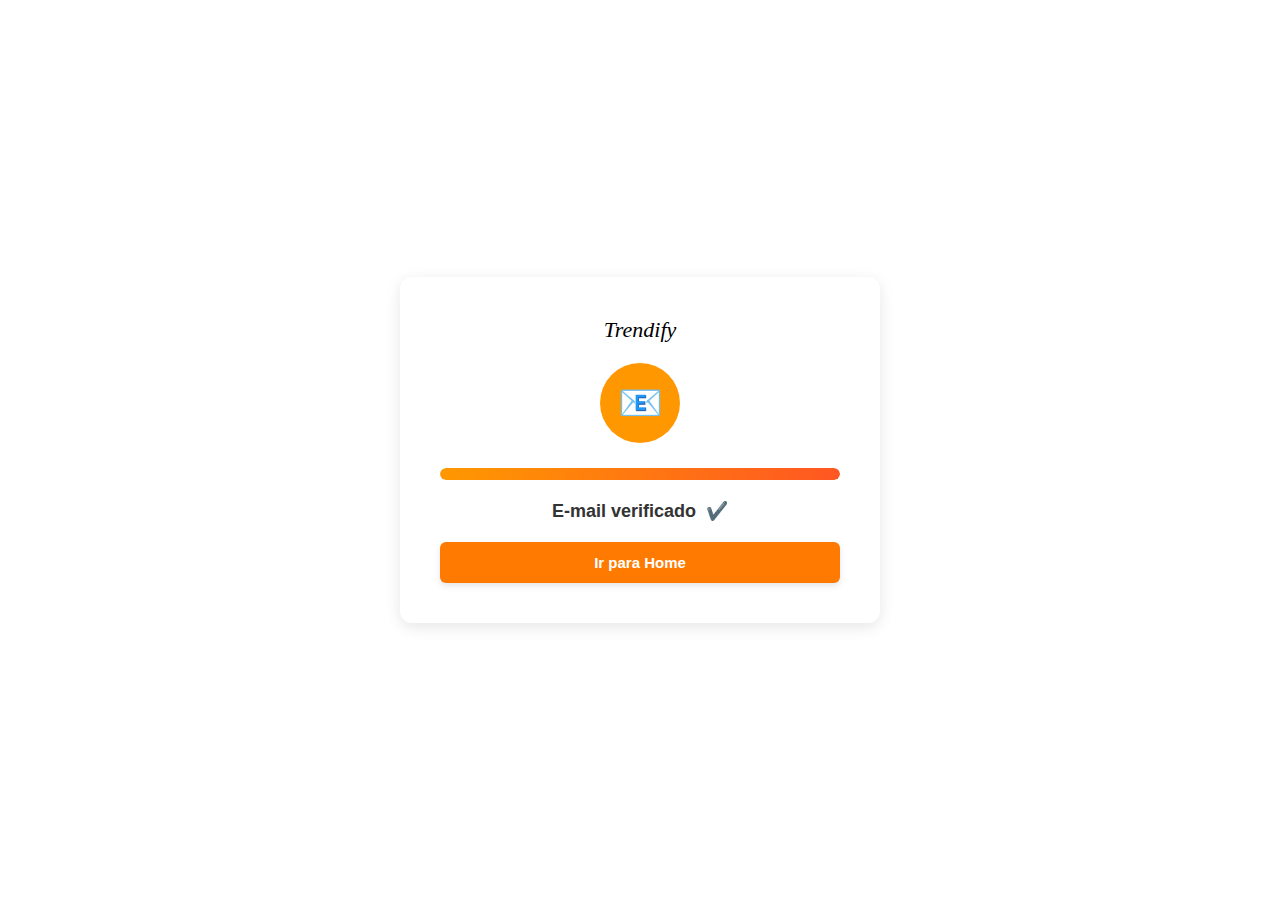
<file: Email-verificado.html>
<!DOCTYPE html>
<html lang="pt-BR">
<head>
  <meta charset="UTF-8">
  <meta name="viewport" content="width=device-width, initial-scale=1.0">
  <title>E-mail Verificado</title>
  <style>
    body {
      font-family: Arial, sans-serif;
      background-color: #ffffff;
      margin: 0;
      padding: 0;
      display: flex;
      justify-content: center;
      align-items: center;
      height: 100vh;
    }
    .btn-laranja {
  width: 100%;
  padding: 12px;
  background-color: #ff7a00; /* Laranja Trendify */
  color: #fff;
  border: none;
  border-radius: 6px;
  font-size: 15px;
  font-weight: 600;
  cursor: pointer;
  transition: all 0.3s ease;
  box-shadow: 0 3px 6px rgba(0, 0, 0, 0.1);
}

.btn-laranja:hover {
  background-color: #e96e00; /* Laranja mais escuro ao passar o mouse */
  transform: translateY(-2px);
  box-shadow: 0 5px 10px rgba(0, 0, 0, 0.15);
}

    .container {
      text-align: center;
      background: #fff;
      padding: 40px;
      border-radius: 12px;
      box-shadow: 0px 4px 15px rgba(0,0,0,0.1);
      width: 400px;
    }

    .logo {
      font-family: "Georgia", serif;
      font-style: italic;
      font-size: 22px;
      margin-bottom: 20px;
    }

    .icon {
      background-color: #ff9800;
      color: white;
      width: 80px;
      height: 80px;
      border-radius: 50%;
      display: flex;
      align-items: center;
      justify-content: center;
      font-size: 36px;
      margin: 0 auto 25px auto;
    }

    .progress-bar {
      width: 100%;
      height: 12px;
      background-color: #eee;
      border-radius: 20px;
      overflow: hidden;
      margin-bottom: 20px;
    }

    .progress-fill {
      width: 100%;
      height: 100%;
      background: linear-gradient(90deg, #ff9800, #ff5722);
      box-shadow: 0px 0px 20px rgba(255,152,0,0.8);
      border-radius: 20px;
    }

    .message {
      font-size: 18px;
      font-weight: bold;
      color: #333;
      margin: 20px 0;
    }

    .message span {
      color: green;
      margin-left: 5px;
    }

    .btn {
      display: inline-block;
      padding: 12px 20px;
      background-color: #ff9800;
      color: white;
      border: none;
      border-radius: 6px;
      cursor: pointer;
      text-decoration: none;
      font-size: 16px;
      transition: 0.3s;
    }

    .btn:hover {
      background-color: #e68900;
    }
    /* ========== TORNAR A TELA RESPONSIVA ========== */
@media (max-width: 768px) {
  body {
    flex-direction: column;
    padding: 20px;
  }

  .container, .form-container, .login-box, .cadastro-box {
    width: 90%;
    max-width: 400px;
    margin: 0 auto;
  }

  input, button {
    width: 100%;
    font-size: 16px;
  }

  h1, h2 {
    font-size: 22px;
    text-align: center;
  }
}

@media (max-width: 480px) {
  body {
    padding: 10px;
  }

  h1, h2 {
    font-size: 18px;
  }

  input, button {
    font-size: 14px;
  }
}

  </style>
</head>
<body>
  <div class="container">
    <div class="logo">Trendify</div>
    <div class="icon">📧</div>

    <div class="progress-bar">
      <div class="progress-fill"></div>
    </div>

    <div class="message">E-mail verificado <span>✔️</span></div>
    <button class="btn-laranja" onclick="window.location.href='Home.html'">Ir para Home</button>


    
    
  </div>
</body>
</html>
</file>
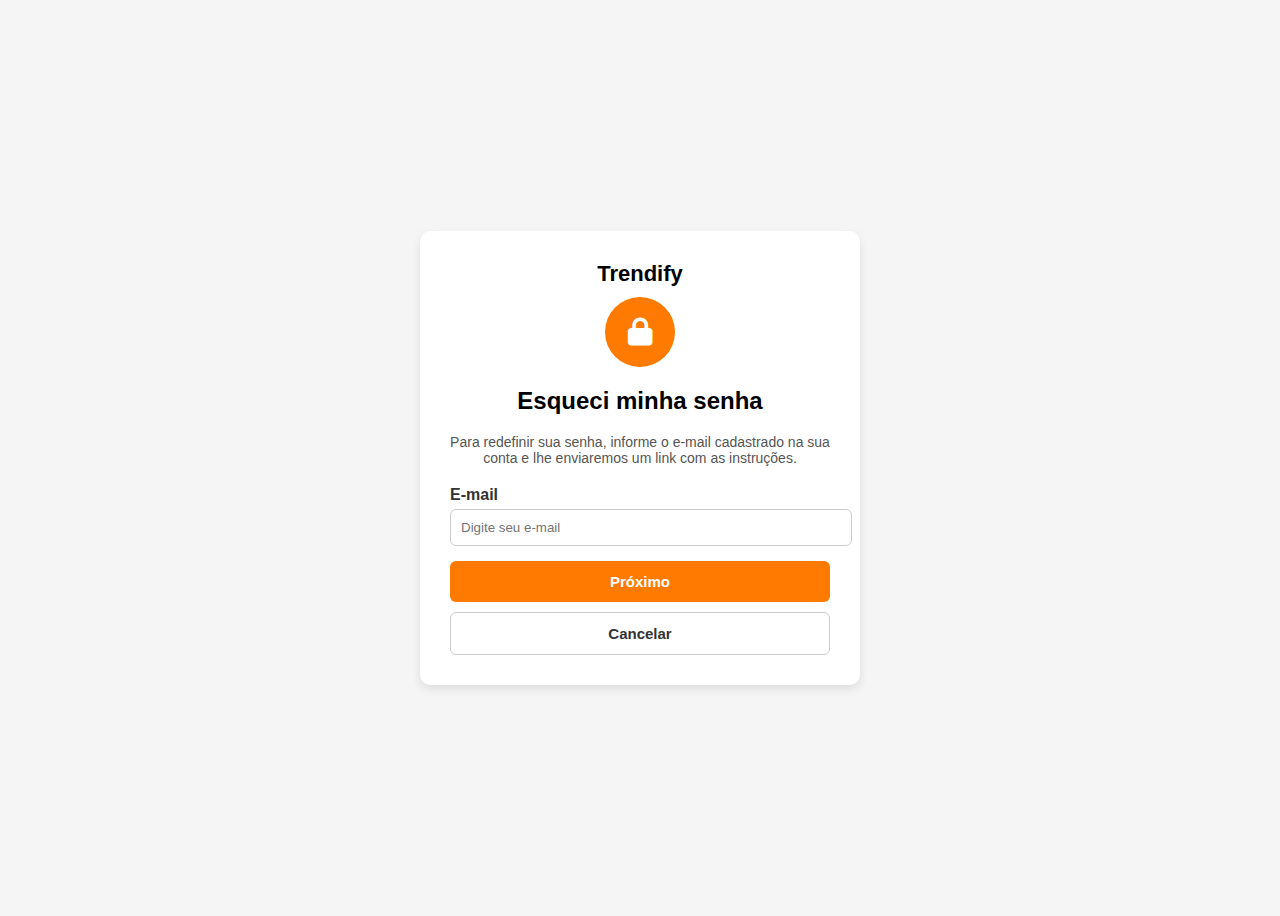
<file: Esqueci-senha.html>
<!DOCTYPE html>
<html lang="pt-BR">
<head>
  <meta charset="UTF-8">
  <meta name="viewport" content="width=device-width, initial-scale=1.0">
  <title>Esqueci minha senha</title>
  <link rel="stylesheet" href="https://cdnjs.cloudflare.com/ajax/libs/font-awesome/6.4.0/css/all.min.css">
  <style>
    body {
  font-family: Arial, sans-serif;
  background-color: #f5f5f5;
  display: flex;
  align-items: center;
  justify-content: center;
  height: 100vh;
}

.card {
  background-color: white;
  border-radius: 10px;
  box-shadow: 0 4px 10px rgba(0,0,0,0.1);
  width: 380px;
  padding: 30px;
  text-align: center;
}

.logo {
  font-weight: bold;
  font-size: 22px;
  margin-bottom: 10px;
}

.icon-wrapper {
  display: flex;
  justify-content: center;
  margin: 10px 0 20px;
}

.icon-circle {
  background-color: #ff7a00;
  color: white;
  border-radius: 50%;
  width: 70px;
  height: 70px;
  display: flex;
  align-items: center;
  justify-content: center;
  font-size: 28px;
}

.card p {
  color: #555;
  font-size: 14px;
  margin-bottom: 20px;
}

label {
  display: block;
  text-align: left;
  margin-bottom: 5px;
  color: #333;
  font-weight: bold;
}

input {
  width: 100%;
  padding: 10px;
  border: 1px solid #ccc;
  border-radius: 6px;
  margin-bottom: 15px;
  outline: none;
}

input:focus {
  border-color: #ff7a00;
}

.btn-laranja, .btn-branco {
  width: 100%;
  padding: 12px;
  border-radius: 6px;
  font-size: 15px;
  border: none;
  cursor: pointer;
  transition: 0.3s;
  font-weight: 600;
}

.btn-laranja {
  background-color: #ff7a00;
  color: white;
  margin-bottom: 10px;
}

.btn-laranja:hover {
  background-color: #e96e00;
}

.btn-branco {
  background-color: white;
  color: #333;
  border: 1px solid #ccc;
}

.btn-branco:hover {
  background-color: #f3f3f3;
}

    /* ========== TORNAR A TELA RESPONSIVA ========== */
@media (max-width: 768px) {
  body {
    flex-direction: column;
    padding: 20px;
  }

  .container, .form-container, .login-box, .cadastro-box {
    width: 90%;
    max-width: 400px;
    margin: 0 auto;
  }

  input, button {
    width: 100%;
    font-size: 16px;
  }

  h1, h2 {
    font-size: 22px;
    text-align: center;
  }
}

@media (max-width: 480px) {
  body {
    padding: 10px;
  }

  h1, h2 {
    font-size: 18px;
  }

  input, button {
    font-size: 14px;
  }
}

  </style>
</head>
<body>
  <div class="card">
    <div class="logo">Trendify</div>

    <div class="icon-wrapper">
      <div class="icon-circle">
        <i class="fas fa-lock"></i>
      </div>
    </div>

    <h2>Esqueci minha senha</h2>
    <p>Para redefinir sua senha, informe o e-mail cadastrado na sua conta e lhe enviaremos um link com as instruções.</p>

    <form>
      <label for="email">E-mail</label>
      <input type="email" id="email" placeholder="Digite seu e-mail" required>

      <button class="btn-laranja" type="button" onclick="window.location.href='Redefinir-senha.html'">Próximo</button>
      <button class="btn-branco" type="button" onclick="window.location.href='Login.html'">Cancelar</button>
    </form>
  </div>

</body>
</html>
</file>
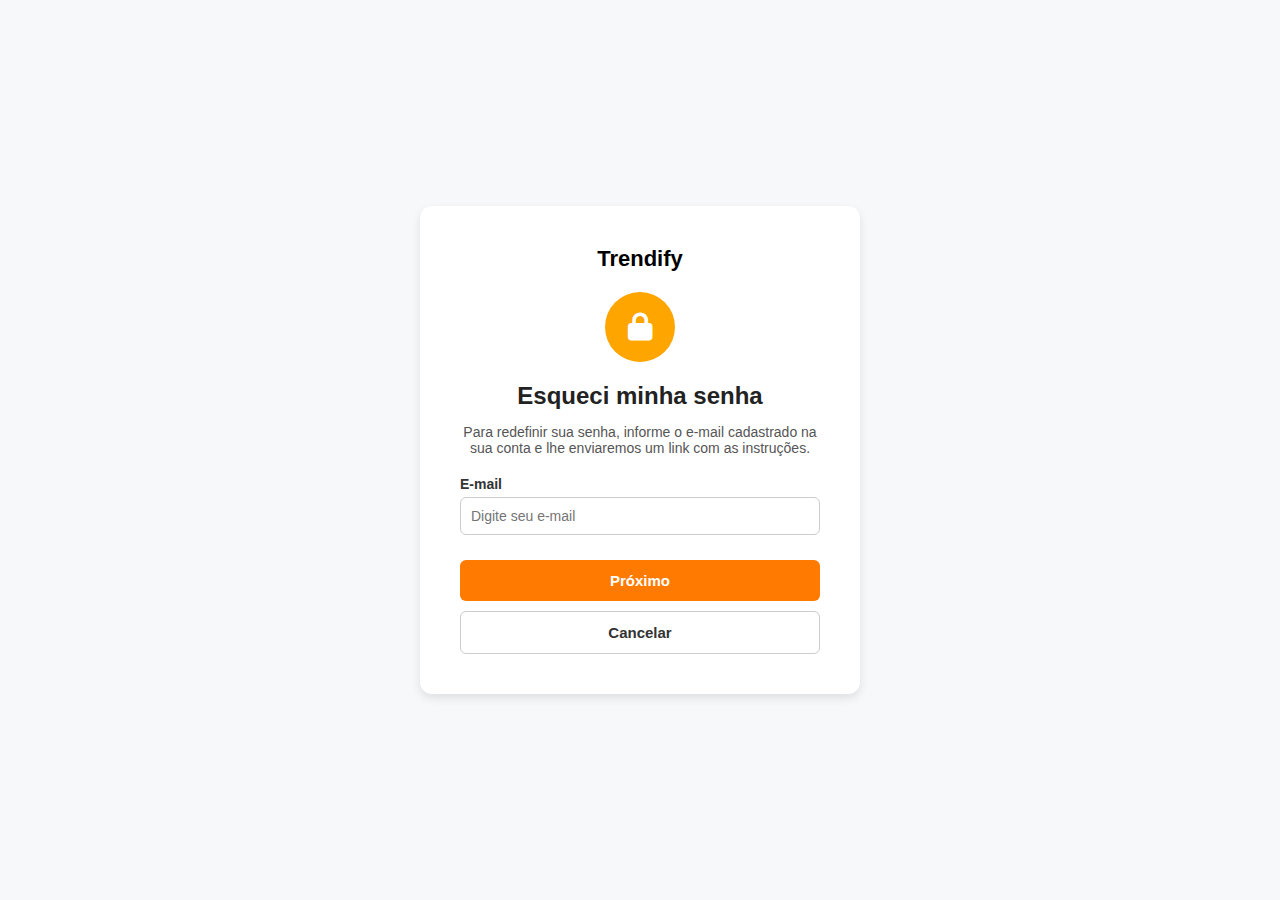
<file: Recuperação.html>
<!DOCTYPE html>
<html lang="pt-BR">
<head>
  <meta charset="UTF-8">
  <meta name="viewport" content="width=device-width, initial-scale=1.0">
  <title>Recuperação a Senha</title>
  <link 
    rel="stylesheet" 
    href="https://cdnjs.cloudflare.com/ajax/libs/font-awesome/6.4.0/css/all.min.css"
  >
  <style>
    body {
      margin: 0;
      padding: 0;
      font-family: Arial, sans-serif;
      background-color: #f7f8fa;
      display: flex;
      justify-content: center;
      align-items: center;
      height: 100vh;
    }

    .card {
      background: #fff;
      padding: 40px;
      border-radius: 12px;
      box-shadow: 0 4px 10px rgba(0,0,0,0.1);
      width: 360px;
      text-align: center;
    }

    .logo {
      font-size: 22px;
      font-weight: bold;
      margin-bottom: 20px;
      color: #000;
    }

    .icon {
      background: orange;
      color: white;
      font-size: 28px;
      width: 70px;
      height: 70px;
      display: flex;
      justify-content: center;
      align-items: center;
      border-radius: 50%;
      margin: 0 auto 20px;
      
    }

    label{
      display: block;
      font-weight: bold;
      color: #333;
      margin-bottom: 5px;
      font-size: 14px;
      text-align: left;
      width: 100%;
      gap: 10px;
    }
    h2 {
      margin-bottom: 10px;
      color: #222;
    }

    p {
      font-size: 14px;
      color: #555;
      margin-bottom: 20px;
    }

    .input-field {
      width: 100%;
      padding: 10px;
      border: 1px solid #ccc;
      border-radius: 6px;
      font-size: 14px;
      box-sizing: border-box;
      margin-bottom:5px;
      outline: none;
      gap: 10px;
    }

    .input-field:focus {
      border-color: orange;
    }
/* Contêiner dos botões */
.botoes {
  display: flex;
  flex-direction: column; /* Deixa um em cima do outro */
  gap: 10px; /* Espaçamento entre os botões */
  width: 100%; /* Faz os botões ocuparem toda a largura */
  margin-top: 20px;
}

/* Botão laranja */
.btn-laranja {
  background-color: #ff7a00;
  color: white;
  border: none;
  padding: 12px;
  border-radius: 6px;
  cursor: pointer;
  font-weight: bold;
  font-size: 15px;
}

/* Botão branco */
.btn-branco {
  background-color: white;
  color: #333;
  border: 1px solid #ccc;
  padding: 12px;
  border-radius: 6px;
  cursor: pointer;
  font-weight: bold;
  font-size: 15px;
}

/* Efeito hover */
.btn-laranja:hover {
  background-color: #e56d00;
}

.btn-branco:hover {
  background-color: #f5f5f5;
}

    
    /* ========== TORNAR A TELA RESPONSIVA ========== */
@media (max-width: 768px) {
  body {
    flex-direction: column;
    padding: 20px;
  }

  .container, .form-container, .login-box, .cadastro-box {
    width: 90%;
    max-width: 400px;
    margin: 0 auto;
  }

  input, button {
    width: 100%;
    font-size: 16px;
  }

  h1, h2 {
    font-size: 22px;
    text-align: center;
  }
}

@media (max-width: 480px) {
  body {
    padding: 10px;
  }

  h1, h2 {
    font-size: 18px;
  }

  input, button {
    font-size: 14px;
  }
}

  </style>
</head>
<body>
  <div class="card">
    <div class="logo">Trendify</div>
    <div class="icon"><i class="fas fa-lock"></i></div>
    <h2>Esqueci minha senha</h2>
    <p>Para redefinir sua senha, informe o e-mail cadastrado na sua conta e lhe enviaremos um link com as instruções.</p>
    <label>E-mail</label>
     <input type="email" placeholder="Digite seu e-mail" class="input-field">
     <div class="botoes">
    <button class="btn-laranja" onclick="window.location.href='Redefinir-senha.html'">Próximo</button>
    <button class="btn-branco" onclick="window.location.href='Login.html'">Cancelar</button>
  </div>
    
  
  </div>
</body>
</html>
</file>
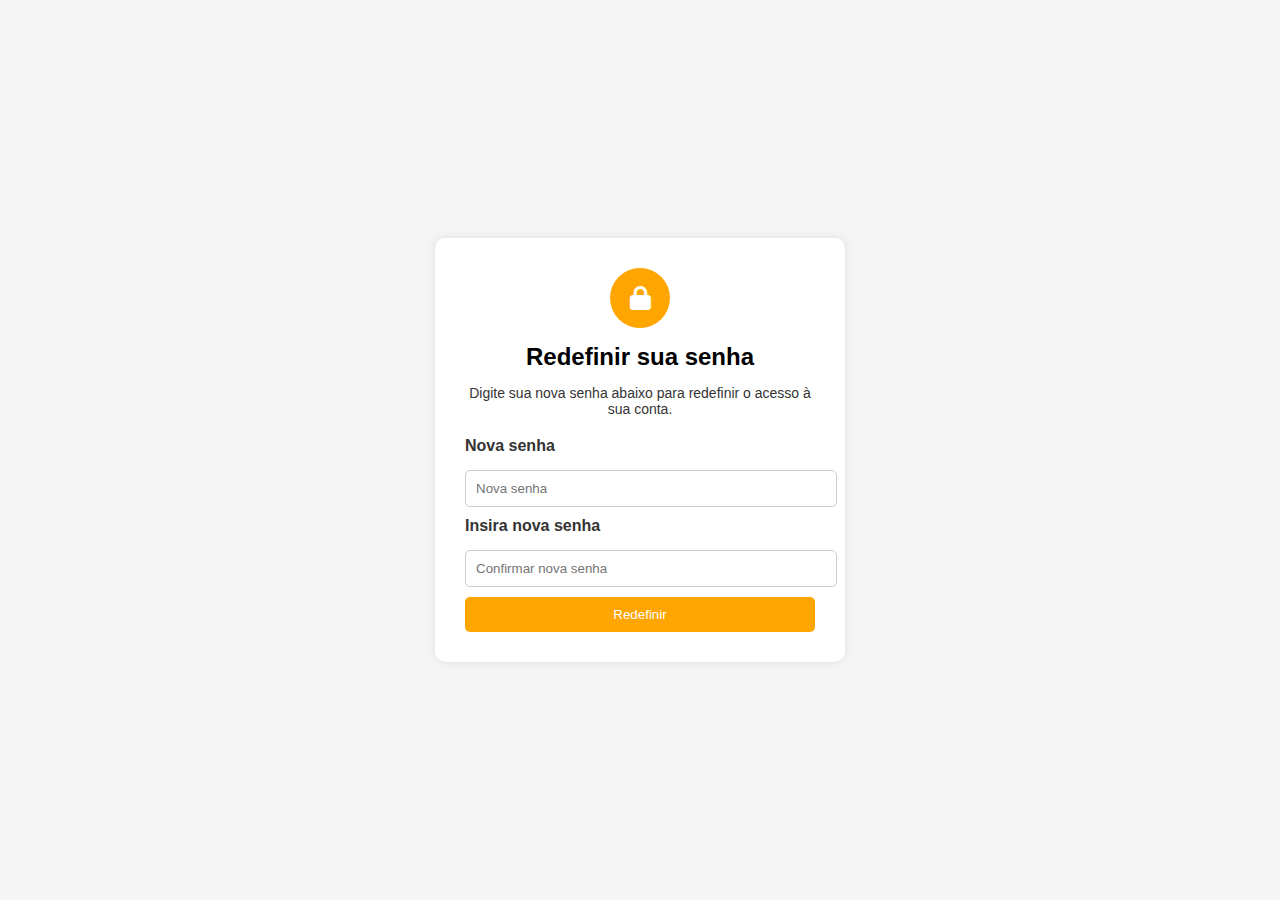
<file: Redefinir-senha.html>
<!DOCTYPE html>
<html lang="pt-BR">
<head>
  <meta charset="UTF-8">
  <meta name="viewport" content="width=device-width, initial-scale=1.0">
  <title>Redefinir-senha</title>
  <link rel="stylesheet" href="https://cdnjs.cloudflare.com/ajax/libs/font-awesome/6.4.0/css/all.min.css">
  <style>
    body {
      display: flex;
      justify-content: center;
      align-items: center;
      height: 100vh;
      margin: 0;
      font-family: Arial, sans-serif;
      background-color: #f5f5f5;
    }

    .container {
      background: #fff;
      padding: 30px;
      border-radius: 10px;
      box-shadow: 0 0 10px rgba(0,0,0,0.1);
      width: 350px;
      text-align: center;
    }

    label {
      display: block;
      text-align: left; /* força o alinhamento à esquerda */
      margin-bottom: 5px;
      font-weight: bold;
      color: #333;
    }
    button {
      background-color: orange;
      color: white;
      border: none;
      padding: 10px;
      border-radius: 5px;
      cursor: pointer;
      width: 100%;
    }
    .icon {
  background: orange;   /* cor do círculo */
  color: white;          /* cor do ícone */
  font-size: 24px;       /* tamanho do ícone */
  width: 60px;           /* largura do círculo */
  height: 60px;          /* altura do círculo */
  display: flex;         /* centraliza o ícone */
  justify-content: center;
  align-items: center;
  border-radius: 50%;    /* deixa redondo */
  margin: 0 auto 15px;   /* centraliza e dá espaço embaixo */
}


    h2 {
      margin: 10px 0;
    }

    p {
      font-size: 14px;
      color: #333;
      margin-bottom: 20px;
    }

    input {
      width: 100%;
      padding: 10px;
      margin: 10px 0;
      border: 1px solid #ccc;
      border-radius: 5px;
    }
    
    .btn {
      width: 100%;
      padding: 10px;
      border: none;
      border-radius: 5px;
      font-size: 16px;
      cursor: pointer;
      margin: 5px 0;
    }

    .btn-primary {
      background: orange;
      color: white;
    }

    .btn-secondary {
      background: #f5f5f5;
      color: black;
      border: 1px solid #ccc;
    }
    /* ========== TORNAR A TELA RESPONSIVA ========== */
@media (max-width: 768px) {
  body {
    flex-direction: column;
    padding: 20px;
  }

  .container, .form-container, .login-box, .cadastro-box {
    width: 90%;
    max-width: 400px;
    margin: 0 auto;
  }

  input, button {
    width: 100%;
    font-size: 16px;
  }

  h1, h2 {
    font-size: 22px;
    text-align: center;
  }
}

@media (max-width: 480px) {
  body {
    padding: 10px;
  }

  h1, h2 {
    font-size: 18px;
  }

  input, button {
    font-size: 14px;
  }
}

  </style>
</head>
<body>
  <div class="container">
    <div class="icon"><i class="fas fa-lock"></i></div>
    <h2>Redefinir sua senha</h2>
    <p>Digite sua nova senha abaixo para redefinir o acesso à sua conta.</p>
    <div class=" form-group">
    <form>
      <label class=""> Nova senha</label>
      <input type="password" placeholder="Nova senha" required>
      <label>Insira nova senha</label>
      <input type="password" placeholder="Confirmar nova senha" required>
      <button class="btn-laranja" onclick="window.location.href='Senha-redefinida.html'">Redefinir</button>

    </form>
  </div>

  </div>
</body>
</html>
</file>
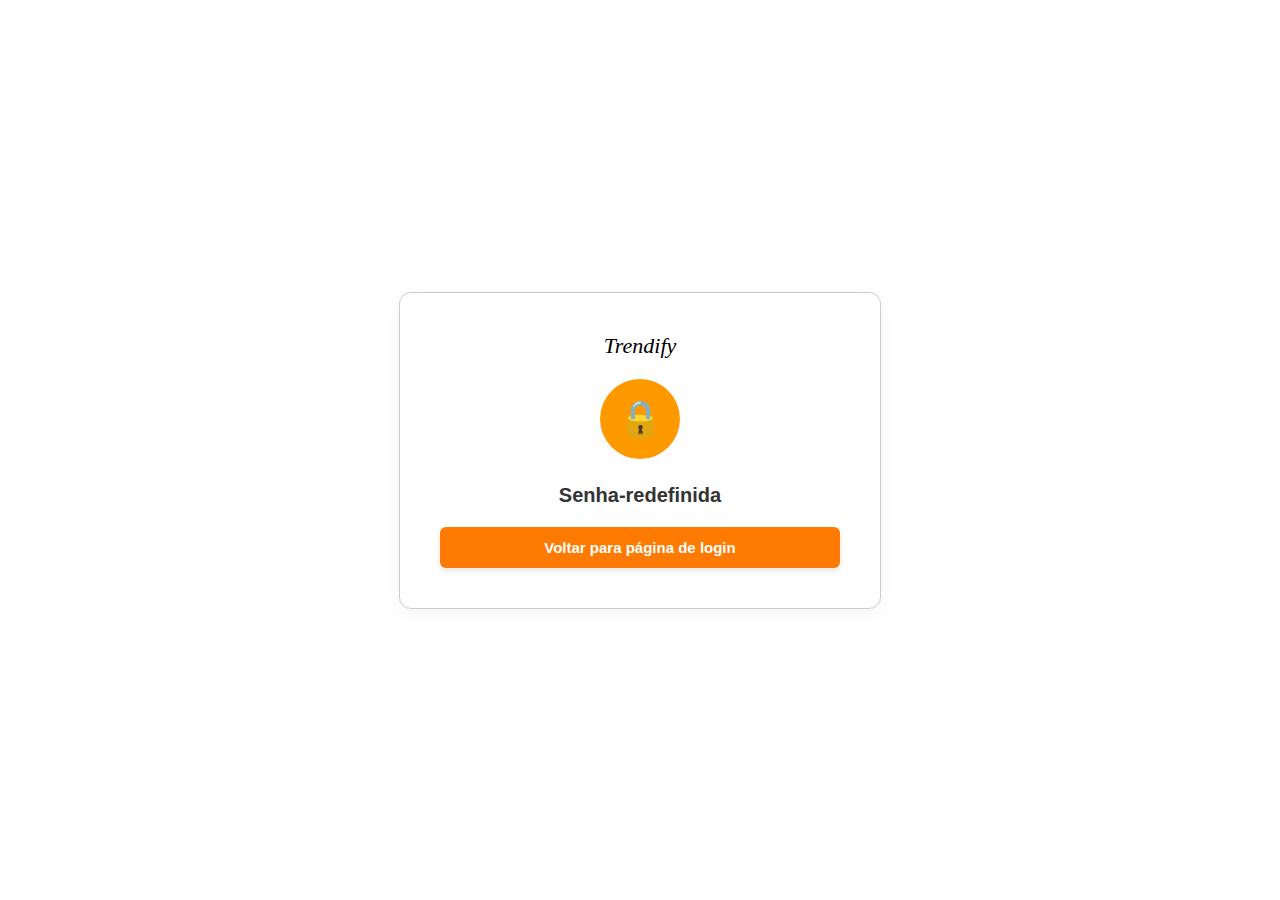
<file: Senha-redefinida.html>
<!DOCTYPE html>
<html lang="pt-BR">
<head>
  <meta charset="UTF-8">
  <meta name="viewport" content="width=device-width, initial-scale=1.0">
  <title>Senha-redefinida</title>
  <style>
    body {
      font-family: Arial, sans-serif;
      background-color: #ffffff;
      margin: 0;
      padding: 0;
      display: flex;
      justify-content: center;
      align-items: center;
      height: 100vh;
    }
    .btn-laranja {
  width: 100%;
  padding: 12px;
  background-color: #ff7a00; /* Laranja Trendify */
  color: #fff;
  border: none;
  border-radius: 6px;
  font-size: 15px;
  font-weight: 600;
  cursor: pointer;
  transition: all 0.3s ease;
  box-shadow: 0 3px 6px rgba(0, 0, 0, 0.1);
}

.btn-laranja:hover {
  background-color: #e96e00; /* Laranja mais escuro ao passar o mouse */
  transform: translateY(-2px);
  box-shadow: 0 5px 10px rgba(0, 0, 0, 0.15);
}


    .container {
      text-align: center;
      background: #fff;
      padding: 40px;
      border-radius: 12px;
      border: 1px solid #ccc;
      box-shadow: 0px 4px 15px rgba(0,0,0,0.05);
      width: 400px;
    }

    .logo {
      font-family: "Georgia", serif;
      font-style: italic;
      font-size: 22px;
      margin-bottom: 20px;
    }

    .icon {
      background-color: hsl(36, 100%, 50%);
      color: white;
      width: 80px;
      height: 80px;
      border-radius: 50%;
      display: flex;
      align-items: center;
      justify-content: center;
      font-size: 36px;
      margin: 0 auto 25px auto;
    }

    .message {
      font-size: 20px;
      font-weight: bold;
      color: #333;
      margin: 20px 0;
    }

    .btn {
      display: inline-block;
      padding: 12px 20px;
      background-color: hsl(36, 100%, 50%);
      color: white;
      border: none;
      border-radius: 6px;
      cursor: pointer;
      text-decoration: none;
      font-size: 16px;
      transition: 0.3s;
    }

    .btn:hover {
      background-color: hsl(36, 100%, 45%);
    }
    /* ========== TORNAR A TELA RESPONSIVA ========== */
@media (max-width: 768px) {
  body {
    flex-direction: column;
    padding: 20px;
  }

  .container, .form-container, .login-box, .cadastro-box {
    width: 90%;
    max-width: 400px;
    margin: 0 auto;
  }

  input, button {
    width: 100%;
    font-size: 16px;
  }

  h1, h2 {
    font-size: 22px;
    text-align: center;
  }
}

@media (max-width: 480px) {
  body {
    padding: 10px;
  }

  h1, h2 {
    font-size: 18px;
  }

  input, button {
    font-size: 14px;
  }
}

  </style>
</head>
<body>
  <div class="container">
    <div class="logo">Trendify</div>
    <div class="icon">🔒</div>

    <div class="message">Senha-redefinida</div>
    <button class="btn-laranja" onclick="window.location.href='Login.html'">Voltar para página de login</button>

  </div>
</body>
</html>
</file>
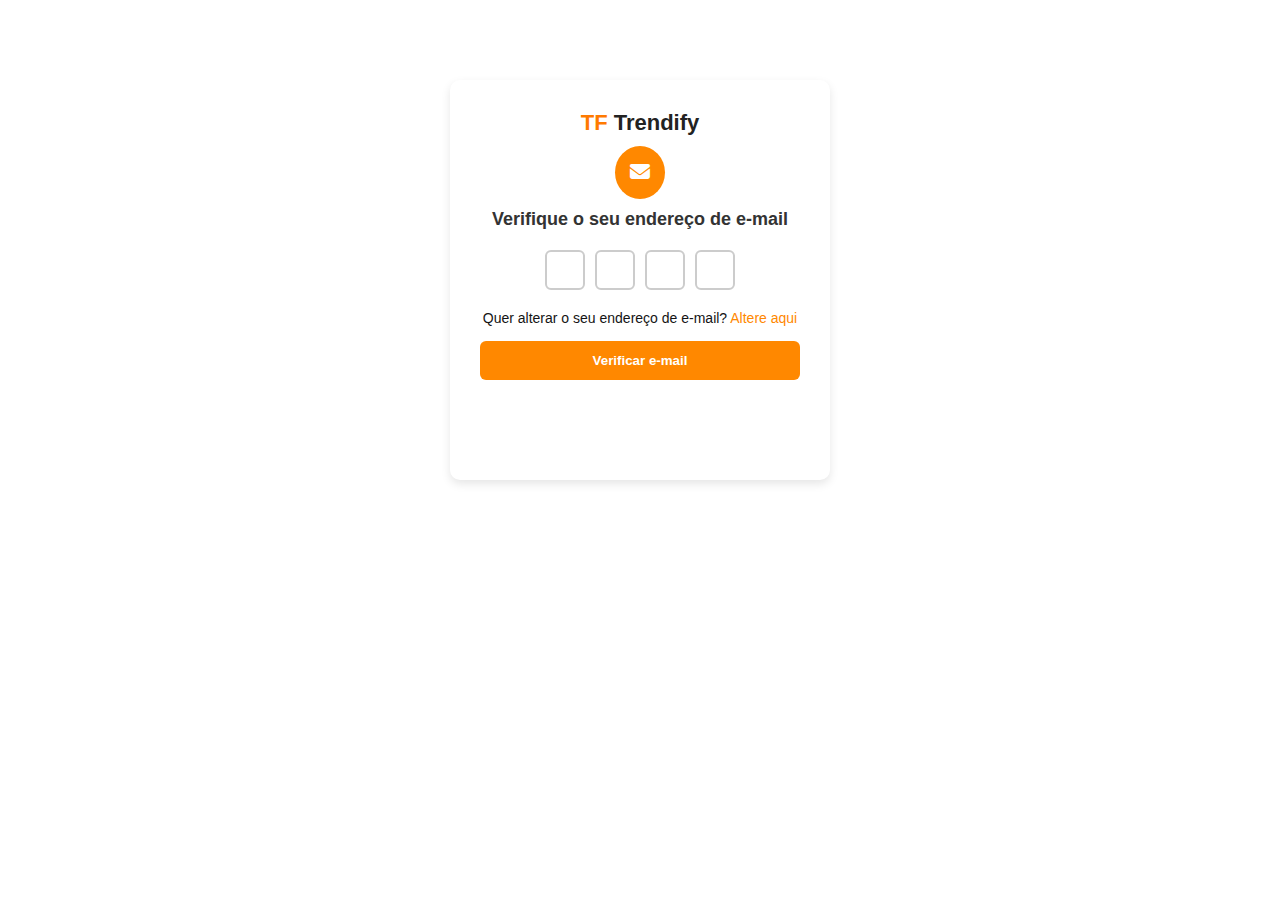
<file: Senha-Verificado.html>
<!DOCTYPE html>
<html lang="pt">
<head>
  <meta charset="UTF-8">
  <meta name="viewport" content="width=device-width, initial-scale=1.0">
  <title>Senha_Verificado</title>
  <!-- Font Awesome para o ícone -->
  <link rel="stylesheet" href="https://cdnjs.cloudflare.com/ajax/libs/font-awesome/6.4.0/css/all.min.css">
  <style>
    body {
      .card {
  width: 380px;
  margin: 80px auto;
  background: #fff;
  padding: 30px;
  border-radius: 10px;
  box-shadow: 0 4px 10px rgba(0, 0, 0, 0.1);
  text-align: center;
}

}

.logo {
  font-weight: bold;
  font-size: 24px;
  margin-bottom: 10px;
}

.logo span {
  color: #ff8800;
}

.icon {
  background-color: #ff8800;
  color: white;
  border-radius: 50%;
  display: inline-block;
  padding: 15px;
  font-size: 20px;
  margin-bottom: 10px;
}

h2 {
  margin-bottom: 15px;
  font-size: 18px;
  color: #333;
}

.code-boxes {
  display: flex;
  justify-content: center;
  gap: 10px;
  margin: 20px 0;
}

.code-boxes input {
  width: 40px;
  height: 40px;
  text-align: center;
  font-size: 20px;
  border: 2px solid #ccc;
  border-radius: 6px;
}

.btn-laranja {
  background-color: #ff8800;
  color: white;
  border: none;
  padding: 12px;
  width: 100%;
  border-radius: 6px;
  cursor: pointer;
  font-weight: bold;
}

.btn-laranja:hover {
  background-color: #e57400;
}

.small-text {
  font-size: 13px;
  margin-bottom: 15px;
  color: #555;
}

.small-text a {
  color: #ff8800;
  text-decoration: none;
}

.links {
  margin-top: 10px;
}

.links a {
  font-size: 14px;
  color: #555;
  text-decoration: none;
}

.links a:hover {
  color: #ff8800;
}
  
      
     
      
      
@media (max-width: 768px) {
  body {
    flex-direction: column;
    padding: 20px;
  }

  .container, .form-container, .login-box, .cadastro-box {
    width: 90%;
    max-width: 400px;
    margin: 0 auto;
  }

  input, button {
    width: 100%;
    font-size: 16px;
  }

  h1, h2 {
    font-size: 22px;
    text-align: center;
  }
}

@media (max-width: 480px) {
  body {
    padding: 10px;
  }

  h1, h2 {
    font-size: 18px;
  }

  input, button {
    font-size: 14px;
  }
}

  </style>
</head>
<body>

  <!DOCTYPE html>
<html lang="pt-BR">
<head>
  <meta charset="UTF-8">
  <meta name="viewport" content="width=device-width, initial-scale=1.0">
  <title>Verificar E-mail - Trendify</title>
  <link rel="stylesheet" href="style.css">
  <link
    rel="stylesheet"
    href="https://cdnjs.cloudflare.com/ajax/libs/font-awesome/6.5.0/css/all.min.css"
  />
</head>
<body>
  <div class="card">
    <div class="logo"><span>TF</span> Trendify</div>
    <div class="icon"><i class="fa-solid fa-envelope"></i></div>
    <h2>Verifique o seu endereço de e-mail</h2>

    <div class="code-boxes">
      <input type="text" maxlength="1">
      <input type="text" maxlength="1">
      <input type="text" maxlength="1">
      <input type="text" maxlength="1">
    </div>

    <p class="small-text">
      Quer alterar o seu endereço de e-mail? <a href="Recuperação.html">Altere aqui</a>
    </p>

    <button class="btn-laranja" onclick="window.location.href='Senha-redefinida.html'">Verificar e-mail</button>
    


    <div class="links">
      
    </div>
  </div>
</body>
</html>
</file>
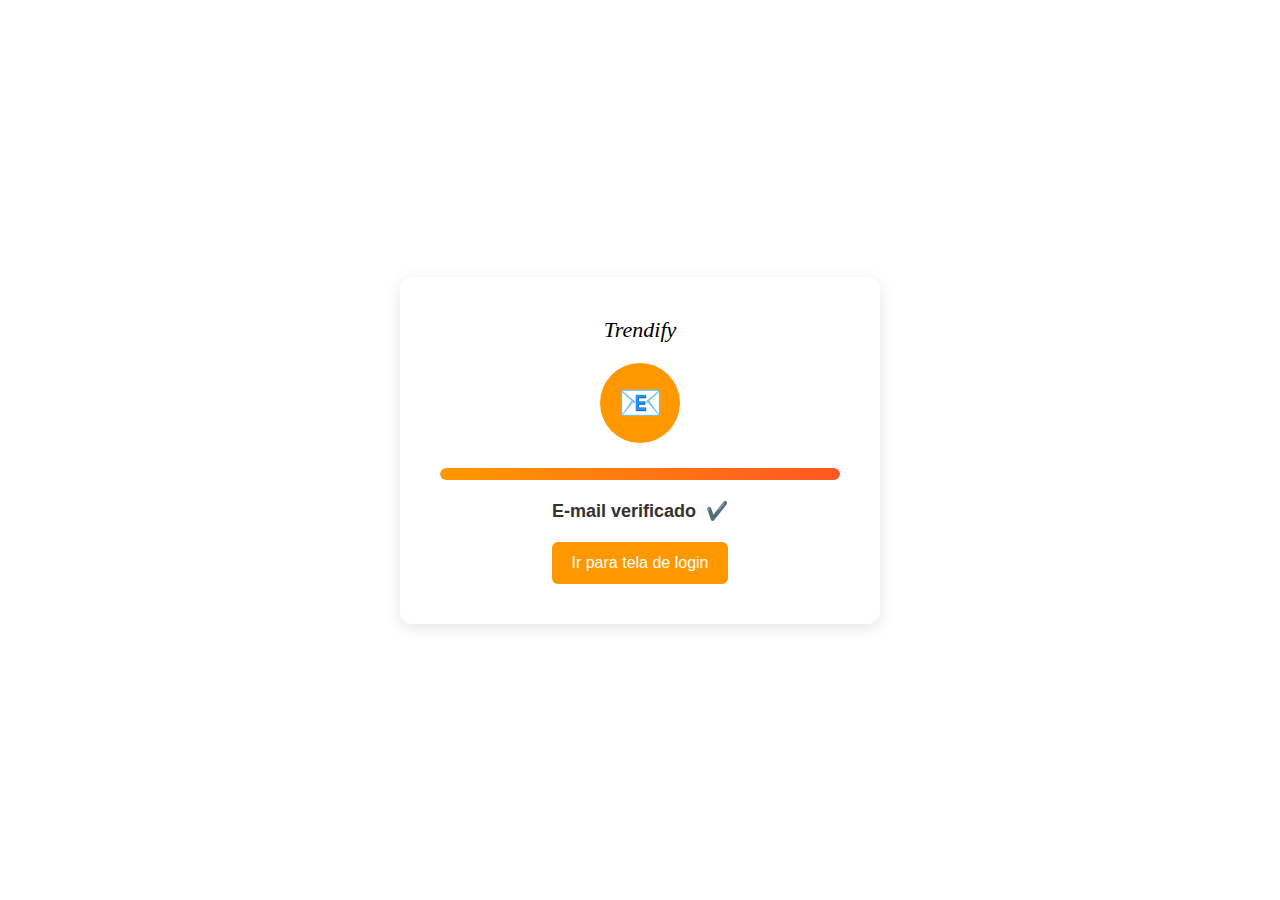
<file: Verificaçã.html>
<!DOCTYPE html>
<html lang="pt-BR">
<head>
  <meta charset="UTF-8">
  <meta name="viewport" content="width=device-width, initial-scale=1.0">
  <title>E-mail Verificado</title>
  <style>
    body {
      font-family: Arial, sans-serif;
      background-color: #ffffff;
      margin: 0;
      padding: 0;
      display: flex;
      justify-content: center;
      align-items: center;
      height: 100vh;
    }

    .container {
      text-align: center;
      background: #fff;
      padding: 40px;
      border-radius: 12px;
      box-shadow: 0px 4px 15px rgba(0,0,0,0.1);
      width: 400px;
    }

    .logo {
      font-family: "Georgia", serif;
      font-style: italic;
      font-size: 22px;
      margin-bottom: 20px;
    }

    .icon {
      background-color: #ff9800;
      color: white;
      width: 80px;
      height: 80px;
      border-radius: 50%;
      display: flex;
      align-items: center;
      justify-content: center;
      font-size: 36px;
      margin: 0 auto 25px auto;
    }

    .progress-bar {
      width: 100%;
      height: 12px;
      background-color: #eee;
      border-radius: 20px;
      overflow: hidden;
      margin-bottom: 20px;
    }

    .progress-fill {
      width: 100%;
      height: 100%;
      background: linear-gradient(90deg, #ff9800, #ff5722);
      box-shadow: 0px 0px 20px rgba(255,152,0,0.8);
      border-radius: 20px;
    }

    .message {
      font-size: 18px;
      font-weight: bold;
      color: #333;
      margin: 20px 0;
    }

    .message span {
      color: green;
      margin-left: 5px;
    }

    .btn {
      display: inline-block;
      padding: 12px 20px;
      background-color: #ff9800;
      color: white;
      border: none;
      border-radius: 6px;
      cursor: pointer;
      text-decoration: none;
      font-size: 16px;
      transition: 0.3s;
    }

    .btn:hover {
      background-color: #e68900;
    }
    /* ========== TORNAR A TELA RESPONSIVA ========== */
@media (max-width: 768px) {
  body {
    flex-direction: column;
    padding: 20px;
  }

  .container, .form-container, .login-box, .cadastro-box {
    width: 90%;
    max-width: 400px;
    margin: 0 auto;
  }

  input, button {
    width: 100%;
    font-size: 16px;
  }

  h1, h2 {
    font-size: 22px;
    text-align: center;
  }
}

@media (max-width: 480px) {
  body {
    padding: 10px;
  }

  h1, h2 {
    font-size: 18px;
  }

  input, button {
    font-size: 14px;
  }
}

  </style>
</head>
<body>
  <div class="container">
    <div class="logo">Trendify</div>
    <div class="icon">📧</div>

    <div class="progress-bar">
      <div class="progress-fill"></div>
    </div>

    <div class="message">E-mail verificado <span>✔️</span></div>

    <a href="login.html" class="btn">Ir para tela de login</a>
  </div>
</body>
</html>
</file>
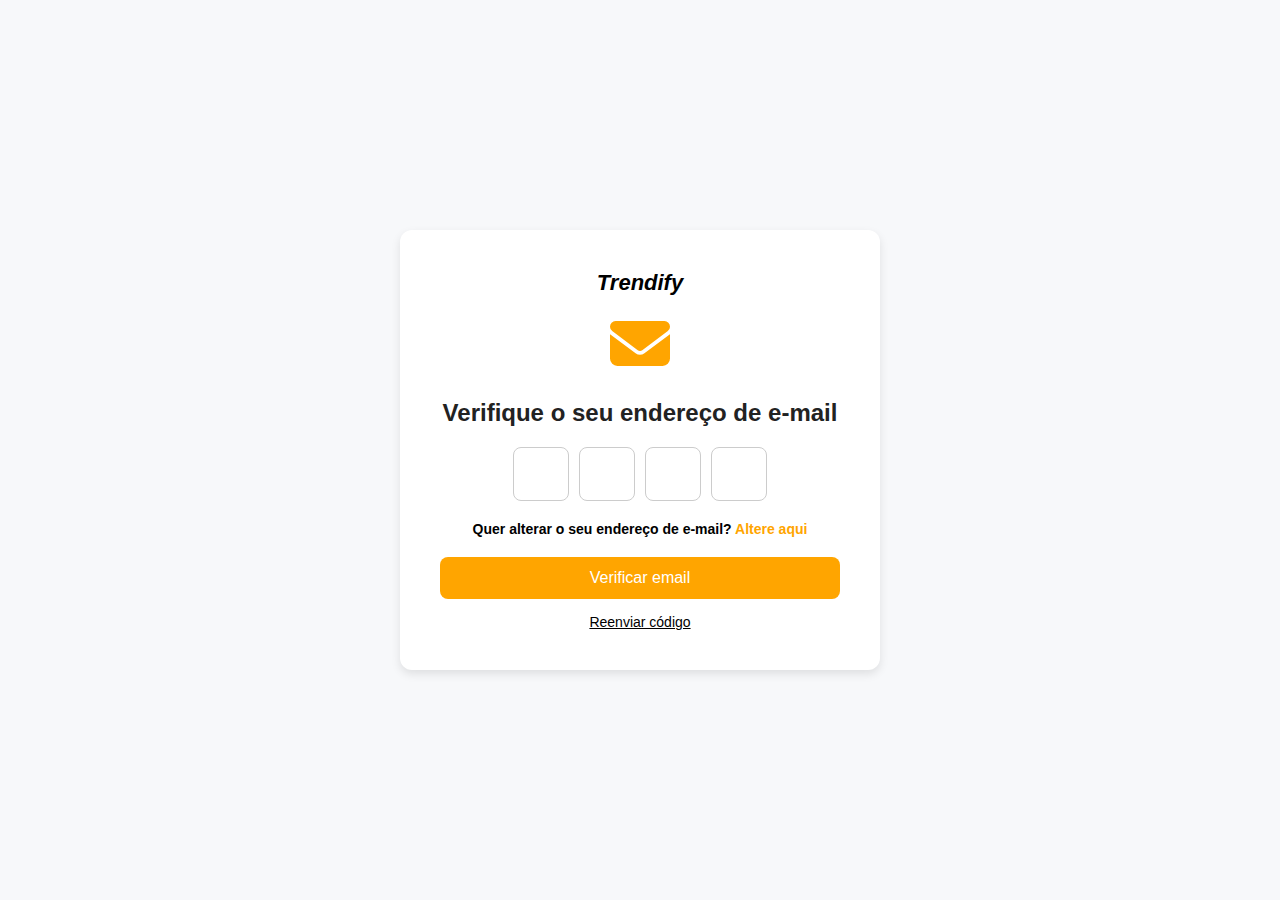
<file: Verificação.html>
<!DOCTYPE html>
<html lang="pt">
<head>
  <meta charset="UTF-8">
  <meta name="viewport" content="width=device-width, initial-scale=1.0">
  <title>Tela de Verificação</title>
  <!-- Font Awesome para o ícone -->
  <link rel="stylesheet" href="https://cdnjs.cloudflare.com/ajax/libs/font-awesome/6.4.0/css/all.min.css">
  <style>
    body {
      font-family: Arial, sans-serif;
      background-color: #f7f8fa;
      display: flex;
      justify-content: center;
      align-items: center;
      height: 100vh;
      margin: 0;
    }

    .verify-box {
      background: #fff;
      padding: 40px;
      border-radius: 12px;
      box-shadow: 0px 4px 10px rgba(0,0,0,0.1);
      width: 400px;
      text-align: center;
    }

    .logo {
      font-size: 22px;
      font-weight: bold;
      margin-bottom: 15px;
    }

    .icon {
      font-size: 60px;
      color: orange;
      margin-bottom: 15px;
    }

    h2 {
      margin-bottom: 20px;
      color: #222;
    }

    .code-inputs {
      display: flex;
      justify-content: center;
      gap: 10px;
      margin-bottom: 20px;
    }

    .code-inputs input {
      width: 50px;
      height: 50px;
      text-align: center;
      font-size: 20px;
      border: 1px solid #ccc;
      border-radius: 8px;
    }

    .change-email {
      margin-bottom: 20px;
      font-size: 14px;
    }

    .change-email a {
      color: orange;
      text-decoration: none;
      font-weight: bold;
    }

    .btn-verify {
      background-color: orange;
      border: none;
      color: #fff;
      padding: 12px;
      width: 100%;
      font-size: 16px;
      border-radius: 8px;
      cursor: pointer;
      margin-bottom: 15px;
    }

    .btn-verify:hover {
      background-color: rgb(241, 137, 8);
    }

    .resend {
      font-size: 14px;
    }

    .resend a {
      color: #000;
      text-decoration: underline;
    }
@media (max-width: 768px) {
  body {
    flex-direction: column;
    padding: 20px;
  }

  .container, .form-container, .login-box, .cadastro-box {
    width: 90%;
    max-width: 400px;
    margin: 0 auto;
  }

  input, button {
    width: 100%;
    font-size: 16px;
  }

  h1, h2 {
    font-size: 22px;
    text-align: center;
  }
}

@media (max-width: 480px) {
  body {
    padding: 10px;
  }

  h1, h2 {
    font-size: 18px;
  }

  input, button {
    font-size: 14px;
  }
}

  </style>
</head>
<body>

  <div class="verify-box">
    <div class="logo"><i>Trendify</i></div>
    <div class="icon"><i class="fa-solid fa-envelope"></i></div>
    <h2>Verifique o seu endereço de e-mail</h2>

    <div class="code-inputs">
      <input type="text" maxlength="1">
      <input type="text" maxlength="1">
      <input type="text" maxlength="1">
      <input type="text" maxlength="1">
    </div>

    <div class="change-email">
      <b>Quer alterar o seu endereço de e-mail? </b><a href="#">Altere aqui</a>
    </div>

    <button class="btn-verify">Verificar email</button>

    <div class="resend">
      <a href="#">Reenviar código</a>
    </div>
  </div>

</body>
</html>
</file>
<file: style.css>
* {
    margin: 0;
    padding: 0;
    box-sizing: border-box;
    font-family: 'Poppins', sans-serif;
  }
  
  body {
    color: #222;
    background-color: #fff;
  }
  
  header {
    display: flex;
    justify-content: space-between;
    align-items: center;
    padding: 15px 5%;
    background: #fff;
    box-shadow: 0 2px 5px rgba(0,0,0,0.1);
    position: sticky;
    top: 0;
    z-index: 100;
  }
  
  .logo {
    font-size: 22px;
    font-weight: 700;
  }
  .logo span {
    color: #ff7a00;
  }
  
  nav a {
    margin: 0 10px;
    text-decoration: none;
    color: #333;
    font-weight: 500;
  }
  nav a:hover {
    color: #ff7a00;
  }
  
  .icons i {
    margin-left: 15px;
    cursor: pointer;
    color: #333;
  }
  .icons i:hover {
    color: #ff7a00;
  }
  
  /* HERO */
  .hero {
    background-image: 
      linear-gradient(rgba(255, 140, 0, 0.4), rgba(255, 140, 0, 0.4)),
      url('https://plus.unsplash.com/premium_photo-1664202526047-405824c633e7?ixlib=rb-4.1.0&ixid=M3wxMjA3fDB8MHxwaG90by1wYWdlfHx8fGVufDB8fHx8fA%3D%3D&auto=format&fit=crop&q=80&w=687');
    background-size: cover;
    background-position: center;
    background-repeat: no-repeat;
    height: 100vh; /* ocupa toda a tela */
    display: flex;
    flex-direction: column;
    justify-content: center;
    align-items: center;
    text-align: center;
    color: white; /* deixa o texto legível */
  }
  
    
  .hero .overlay {
    text-align: center;
    background: rgba(0,0,0,0.4);
    padding: 40px;
    border-radius: 10px;
  }
  .hero h1 {
    font-size: 2.5em;
  }
  .hero h1 span {
    color: #ff7a00;
  }
  .hero p {
    margin: 10px 0 20px;
  }
  .hero .btn {
    background: #ff7a00;
    padding: 10px 25px;
    color: #fff;
    text-decoration: none;
    border-radius: 25px;
  }
  .sobre-nos {
    padding: 80px 20px;
    background-color: #e4e0e0;
  }
  
  .container-sobre {
    display: flex;
    align-items: center;
    justify-content: space-between;
    gap: 40px;
    max-width: 1200px;
    margin: 0 auto;
    flex-wrap: wrap;
  }
  
  .texto-sobre {
    flex: 1 1 45%;
    color: #333;
    line-height: 1.6;
  }
  
  .texto-sobre h2 {
    color: black;
    font-size: 2em;
    margin-bottom: 20px;
  }
  
  .texto-sobre p {
    margin-bottom: 15px;
    font-size: 1.05em;
  }
  
  .galeria-sobre {
    flex: 1 1 45%;
    display: grid;
    grid-template-columns: repeat(2, 1fr);
    gap: 15px;
  }
  
  .galeria-sobre img {
    width: 100%;
    height: 220px;
    object-fit: cover;
    border-radius: 12px;
    box-shadow: 0 4px 8px rgba(0,0,0,0.15);
    transition: transform 0.3s ease;
  }
  
  .galeria-sobre img:hover {
    transform: scale(1.05);
  }
  
  /* Responsividade */
  @media (max-width: 900px) {
    .container-sobre {
      flex-direction: column;
      text-align: center;
    }
  
    .texto-sobre, .galeria-sobre {
      flex: 1 1 100%;
    }
  }
  

  
  
  /* ======= CLIENTES ======= */
.clientes {
  padding: 60px 10%;
  background-color: #fff;
}

.clientes h2 {
  text-align: left;
  font-size: 28px;
  margin-bottom: 30px;
  color: #000;
}

.clientes-container {
  display: flex;
  align-items: flex-start;
  justify-content: space-between;
  gap: 50px;
  flex-wrap: wrap;
}

/* Lista */
.clientes ul {
  list-style: none;
  flex: 1;
  padding: 0;
}

.clientes li {
  display: flex;
  align-items: flex-start;
  margin-bottom: 25px;
}

.clientes li span {
  background-color: #ff7a00;
  color: #fff;
  font-weight: bold;
  width: 35px;
  height: 35px;
  border-radius: 50%;
  display: flex;
  align-items: center;
  justify-content: center;
  font-size: 18px;
  margin-right: 15px;
  flex-shrink: 0;
}

.clientes li .texto strong {
  display: block;
  color: #000;
  font-weight: 700;
  margin-bottom: 4px;
}

.clientes li .texto p {
  color: #555;
  line-height: 1.6;
  font-size: 15px;
}

/* Imagem à direita */
.clientes-img {
  flex: 0.8;
  min-width: 280px;
}

.clientes-img img {
  width: 100%;
  border-radius: 10px;
  object-fit: cover;
}


  
  


  
  /* PRODUTOS EM DESTAQUE */
.produtos-destaque {
  background: url("img/fundo-produtos.jpg") no-repeat center center/cover;
  padding: 80px 10%;
  text-align: center;
  color: #000;
  position: relative;
}

/* Fundo com leve camada azul-transparente sobre a imagem */
.produtos-destaque::before {
  content: "";
  position: absolute;
  top: 0; left: 0; right: 0; bottom: 0;
  background: rgba(158, 197, 231, 0.7);
  backdrop-filter: blur(2px);
  z-index: 0;
}

.produtos-destaque h2,
.produtos-destaque p {
  position: relative;
  z-index: 1;
}

.produtos-container {
  display: flex;
  justify-content: center;
  flex-wrap: wrap;
  gap: 30px;
  margin-top: 40px;
  position: relative;
  z-index: 1;
}

.produto-card {
  background: rgba(255, 255, 255, 0.9);
  border-radius: 20px;
  box-shadow: 0 4px 15px rgba(3, 3, 3, 0.15);
  width: 280px;
  padding: 20px;
  transition: transform 0.3s ease, box-shadow 0.3s ease;
}

.produto-card:hover {
  transform: translateY(-8px);
  box-shadow: 0 8px 25px rgba(0,0,0,0.2);
}

.produto-card img {
  width: 100%;
  border-radius: 15px;
  height: 250px;
  object-fit: cover;
  margin-bottom: 15px;
}

.produto-card h3 {
  font-size: 18px;
  font-weight: 600;
  margin-bottom: 5px;
}

.produto-card .preco {
  font-weight: bold;
  color: #0a0a0a;
  font-size: 16px;
}

.colecao {
  padding: 60px 10%;
  background-color: #f6f6f6;
  text-align: center;
}

.colecao h2 {
  margin-bottom: 40px;
  font-size: 22px;
  color: #333;
}

.card-container {
  display: flex;
  justify-content: center;
  flex-wrap: wrap;
  gap: 25px;
}

.card {
  position: relative; /* necessário para posicionar o preço e a etiqueta */
  background: #e6e6e6;
  border-radius: 15px;
  padding: 20px;
  width: 310px;
  height: 400px; /* comprimento do card */
  box-shadow: 0 4px 8px rgba(0,0,0,0.1);
  transition: transform 0.3s ease;
}

.card:hover {
  transform: translateY(-5px);
}

.card img {
  width: 100%;
  height: 230px;
  object-fit: cover;
  border-radius: 10px;
  margin-bottom: 10px;
}

/* Título e descrição */
.card h3 {
  font-size: 18px;
  margin-bottom: 5px;
  color: #222;
}

.card p {
  font-size: 14px;
  color: #141414;
}

/* Preço no canto superior direito */
.preco {
  position: absolute;
  top: 12px;
  right: 15px;
  background: rgb(219, 219, 218);
  color: rgb(26, 25, 25);
  padding: 5px 10px;
  border-radius: 20px;
  font-size: 13px;
  font-weight: bold;
}

/* Etiqueta "Mais vendido" no canto superior esquerdo */
.etiqueta {
  position: absolute;
  top: 12px;
  left: 15px;
  background: #faf9f8;
  color: rgb(10, 10, 10);
  padding: 5px 10px;
  border-radius: 20px;
  font-size: 13px;
  font-weight: bold;
}

  




  /* SEÇÃO NOVA COLEÇÃO */
.nova-colecao {
  background-color: #ff8800;
  border-radius: 15px;
  padding: 40px 60px;
  display: flex;
  align-items: center;
  justify-content: space-between;
  color: #fff;
  max-width: 1150px;
  margin: 60px auto;
  height: 560px; /* Altura proporcional ao seu Figma */
}

.colecao-texto {
  flex: 1;
}

.colecao-texto .subtitulo {
  text-transform: uppercase;
  font-weight: 600;
  font-size: 14px;
  letter-spacing: 1px;
}

.colecao-texto h2 {
  font-size: 42px;
  margin: 15px 0;
  font-weight: 700;
}

.colecao-texto .descricao {
  font-size: 16px;
  margin-bottom: 25px;
  line-height: 1.5;
  max-width: 350px;
}

.botao {
  background-color: #fff;
  color: #f19c3b;
  padding: 12px 25px;
  border-radius: 25px;
  text-decoration: none;
  font-weight: 600;
  transition: 0.3s ease;
}

.botao:hover {
  background-color: #ffe5cc;
}

/* IMAGEM CIRCULAR */
.colecao-imagem {
  flex: 1;
  display: flex;
  justify-content: center;
  align-items: center;
}

.circulo {
  width: 320px;
  height: 320px;
  background-color: #fff;
  border-radius: 50%;
  display: flex;
  justify-content: center;
  align-items: center;
  overflow: hidden;
}

.circulo img {
  width: 100%;
  height: 100%;
  object-fit: cover;
}

  
   
  
  /* RODAPÉ */
  footer {
    background: #111;
    color: #ccc;
    display: flex;
    justify-content: space-around;
    flex-wrap: wrap;
    padding: 40px 10%;
  }
  footer .coluna {
    flex: 1;
    min-width: 200px;
    margin: 10px;
  }
  footer a {
    display: block;
    text-decoration: none;
    color: #ccc;
    margin: 5px 0;
  }
  footer a:hover {
    color: #ff7a00;
  }
  footer .social i {
    margin-right: 10px;
  }
</file>
